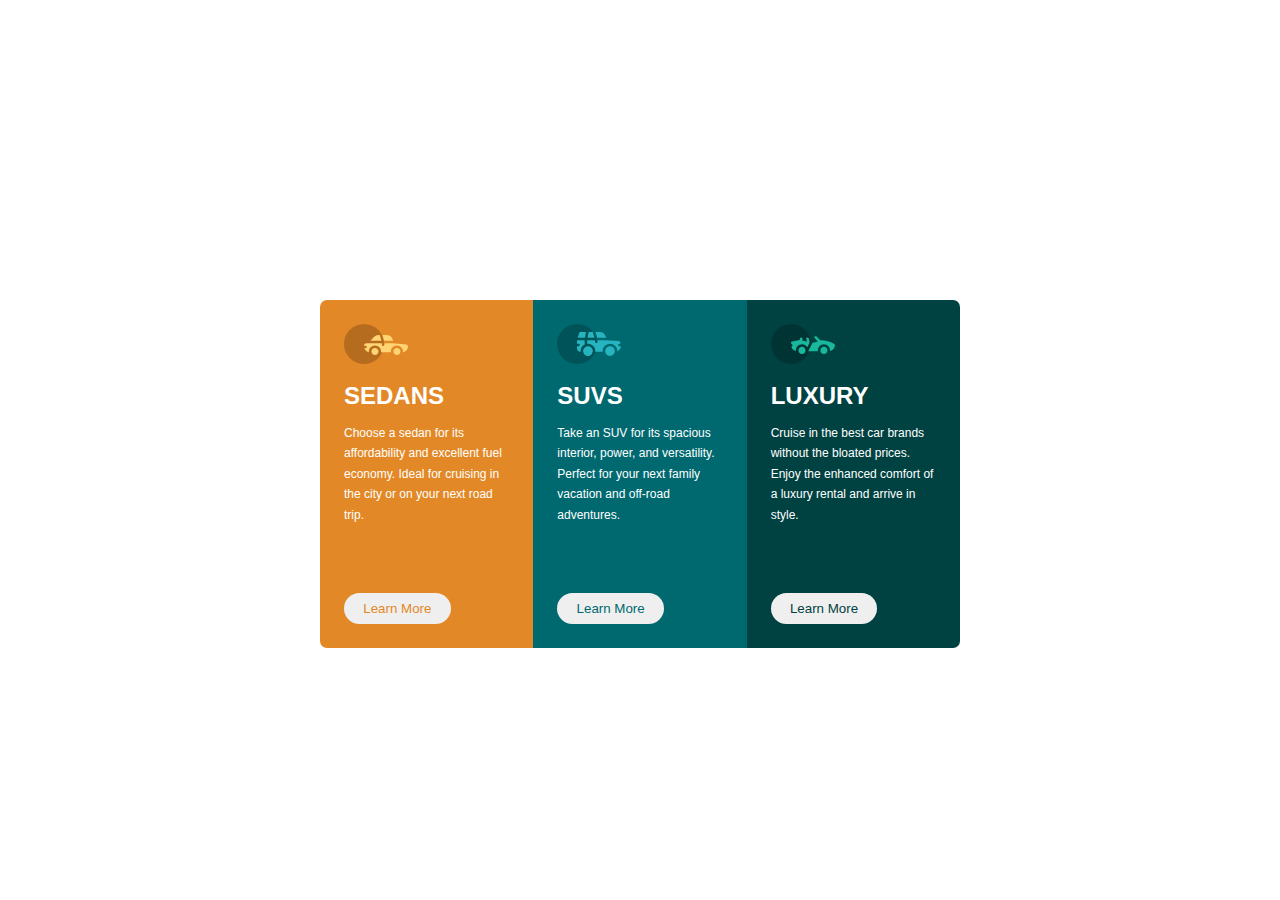
<file: flexbox/index.html>
<!DOCTYPE html>
<html lang="en">
<head>
    <meta charset="UTF-8">
    <meta http-equiv="X-UA-Compatible" content="IE=edge">
    <meta name="viewport" content="width=device-width, initial-scale=1.0">
    <title>Flex</title>
    <link href="style.css" rel="stylesheet">
</head>
<body>
    <div id="container">
        <div class="card" id="card-1">
            <div class="content">
                <img src="./images/icon-sedans.svg" alt="sedan-image">
                <h1>SEDANS</h1>
                <p>Choose a sedan for its affordability and excellent fuel economy. Ideal for cruising
                    in the city or on your next road trip.
                </p>
            </div>
            <div class="btn">
                <input type="submit" value="Learn More" class="learn-btn" id="btn-1">
            </div>
        </div>
        <div class="card" id="card-2">
            <div class="content">
                <img src="./images/icon-suvs.svg" alt="sedan-image">
                <h1>SUVS</h1>
                <p>Take an SUV for its spacious interior, power, and versatility. Perfect for your
                    next family vacation and off-road adventures.
                </p>
            </div>
            <div class="btn">
                <input type="submit" value="Learn More" class="learn-btn" id="btn-2">
            </div>
        </div>
        <div class="card" id="card-3">
            <div class="content">
                <img src="./images/icon-luxury.svg" alt="sedan-image">
                <h1>LUXURY</h1>
                <p>Cruise in the best car brands without the bloated prices. Enjoy the enhanced
                    comfort of a luxury rental and arrive in style.
                </p>
            </div>
            <div class="btn">
                <input type="submit" value="Learn More" class="learn-btn" id="btn-3">
            </div>
        </div>
    </div>
</body>
</html>
</file>
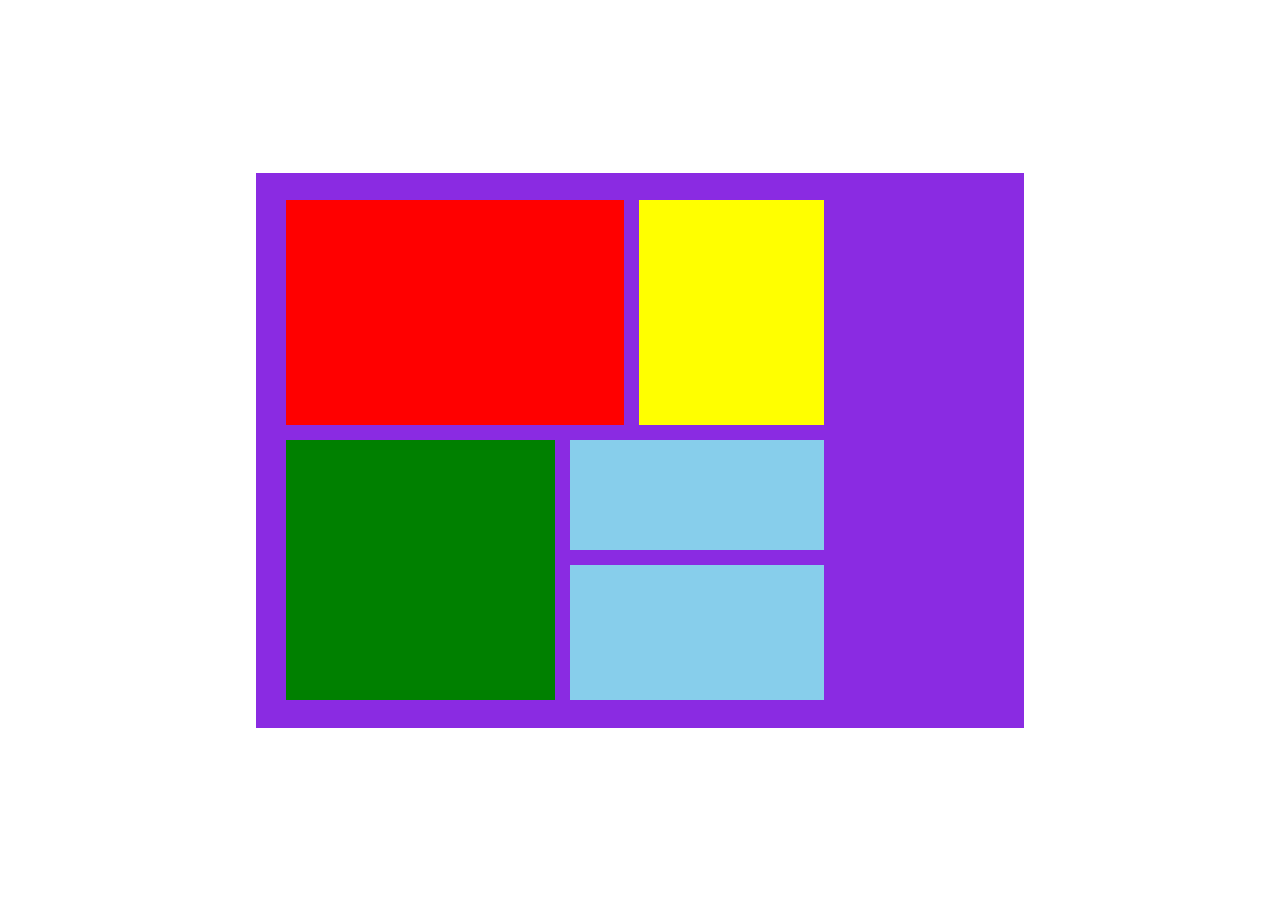
<file: grid/grid.html>
<!DOCTYPE html>
<html lang="en">
<head>
    <meta charset="UTF-8">
    <meta http-equiv="X-UA-Compatible" content="IE=edge">
    <meta name="viewport" content="width=device-width, initial-scale=1.0">
    <title>Grid</title>
    <link href="style.css"  rel="stylesheet">
</head>
<body>
    <div id="container">
        <div id="grid">
            <div class="top box" id="l-top"></div>
            <div class="top box" id="r-top"></div>
            <div class="bottom box" id="l-bottom"></div>
            <div class="bottom box" id="r-bottom">
                <div id="i-top"></div>
                <div id="i-bottom"></div>
            </div>
        </div>
    </div>
</body>
</html>
</file>
<file: flexbox/style.css>
body {
    display: flex;
    justify-content: center;
    align-items: center;
    max-width: 100vw;
    min-height: 100vh;
    margin: 0%;
    background-color: white;
    font-size: 15px;
}

#container {
    width: 50%;
    height: 20em;
    display: flex;
}

.card {
    width: 33.33%;
    height: 100%;
    color: white;
    font-family:Verdana, Geneva, Tahoma, sans-serif;
    padding: 2em;
    display: flex;
    flex-direction: column;
    justify-content: space-between;
    font-size: 0.8em;
    line-height: 1.7em;
}

.card:hover {
    width: 50%;
    cursor: pointer;
    transition: ease-in-out;
}

#card-1 {
    background-color: hsl(31, 77%, 52%);
    border-radius: 7px 0 0 7px;
}

#card-2 {
    background-color: hsl(184, 100%, 22%);
}

#card-3 {
    background-color: hsl(179, 100%, 13%);
    border-radius: 0 7px 7px 0;
}

.learn-btn {
    border: none;
    border-radius: 2em;
    height: 2.3em;
    width: 8em;
}

.learn-btn:hover {
    cursor: pointer;
    border: 2px solid white;
    color: white;
}

#btn-1 {
    color: hsl(31, 77%, 52%);
}

#btn-1:hover {
    background-color: hsl(31, 77%, 52%);
    color: white;
    transition: 0.4s ease-in-out;
}

#btn-2 {
    color: hsl(184, 100%, 22%);
}

#btn-2:hover {
    background-color: hsl(184, 100%, 22%);
    color: white;
    transition: 0.4s ease-in-out;
}

#btn-3 {
    color: hsl(179, 100%, 13%);
} 

#btn-3:hover {
    background-color: hsl(179, 100%, 13%);
    color: white;
    transition: 0.4s ease-in-out;
}
</file>
<file: grid/style.css>
body {
    display: flex;
    justify-content: center;
    align-items: center;
    max-width: 100vw;
    min-height: 100vh;
    margin: 0%;
    background-color: white;
    font-size: 15px;
}

#container {
    width: 60%;
    height: 37em;
    display: flex;
    background-color: blueviolet;
    align-items: center;
}

#grid {
    width: 70%;
    height: 90%;
    margin-left: 2em;
    display: grid;
    grid-template-areas: 
    "t-l t-l t-r"
    "b-l b-r b-r";
    grid-template-rows: 45% 55%;
    grid-template-columns: 50% 10% 40%;
    grid-gap: 1em;
    overflow: hidden;
}

#l-top {
    grid-area: t-l;
    background: red;
}

#r-top {
    grid-area: t-r;
    background: yellow;
}

#l-bottom {
    grid-area: b-l;
    background: green;
}
#r-bottom {
    grid-area: b-r;
    display: grid;
    grid-template-areas: 
    "top"
    "bottom";
    grid-template-columns: 100%;
    grid-template-rows: 40% 60%;
    grid-gap: 1em;
    max-height: 100%;
    overflow: hidden;
}

#i-top {
    grid-area: top;
    background: skyblue;
}

#i-bottom {
    grid-area: bottom;
    background: skyblue;
}
</file>
